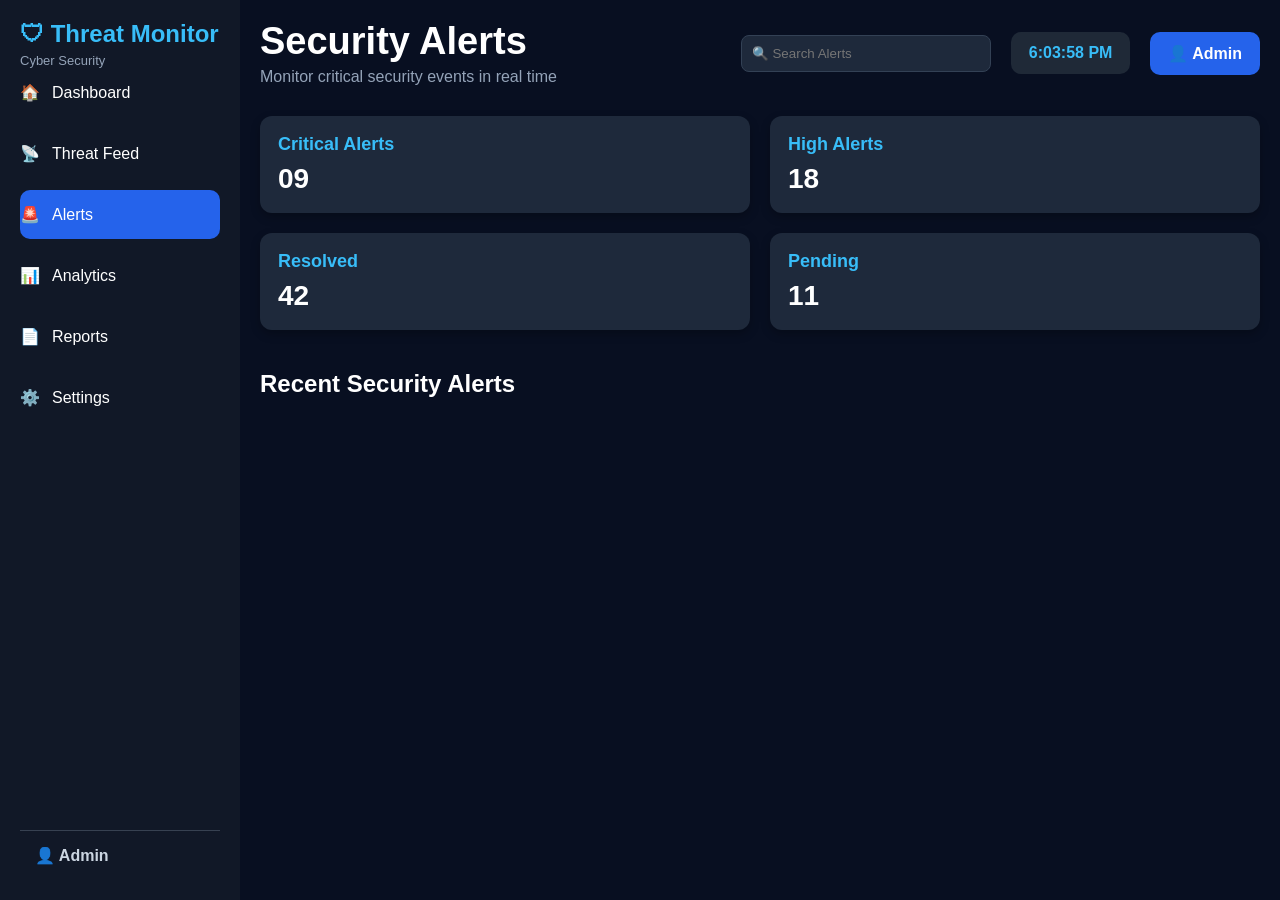
<file: frontend/alerts.html>
<!DOCTYPE html>
<html lang="en">

<head>
    <meta charset="UTF-8">
    <meta name="viewport" content="width=device-width, initial-scale=1.0">
    <title>Alerts</title>

    <link rel="stylesheet" href="style.css">
</head>

<body>

    <!-- Sidebar -->

    <div class="sidebar">

        <div class="logo">
            <h2>🛡 Threat Monitor</h2>
            <p>Cyber Security</p>
        </div>

        <ul class="menu">

            <li onclick="location.href='index.html'">
                <span>🏠</span>
                Dashboard
            </li>

            <li onclick="location.href='threat-feed.html'">
                <span>📡</span>
                Threat Feed
            </li>

            <li class="active">
                <span>🚨</span>
                Alerts
            </li>

            <li onclick="location.href='analytics.html'">
                <span>📊</span>
                Analytics
            </li>

            <li onclick="location.href='reports.html'">
                <span>📄</span>
                Reports
            </li>

            <li onclick="location.href='settings.html'">
                <span>⚙️</span>
                Settings
            </li>

        </ul>

        <div class="admin-panel">
            👤 Admin
        </div>

    </div>

    <!-- Main Content -->

    <div class="main-content">

        <div class="top-navbar">

            <div class="page-title">
                <h1>Security Alerts</h1>
                <p>Monitor critical security events in real time</p>
            </div>

            <div class="top-right">

                <input
                    type="text"
                    class="search-box"
                    placeholder="🔍 Search Alerts">

                <div class="live-time" id="liveTime">
                    Loading...
                </div>

                <div class="profile">
                    👤 Admin
                </div>

            </div>

        </div>

        <!-- Alert Summary Cards -->

        <div class="feed-cards">

            <div class="feed-card">
                <h3>Critical Alerts</h3>
                <p>09</p>
            </div>

            <div class="feed-card">
                <h3>High Alerts</h3>
                <p>18</p>
            </div>

            <div class="feed-card">
                <h3>Resolved</h3>
                <p>42</p>
            </div>

            <div class="feed-card">
                <h3>Pending</h3>
                <p>11</p>
            </div>

        </div>

        <h2 class="section-title">Recent Security Alerts</h2>
<div class="threat-feed" id="alertsContainer">

</div>

    </div>

    <script src="script.js"></script>

</body>

</html>
</file>
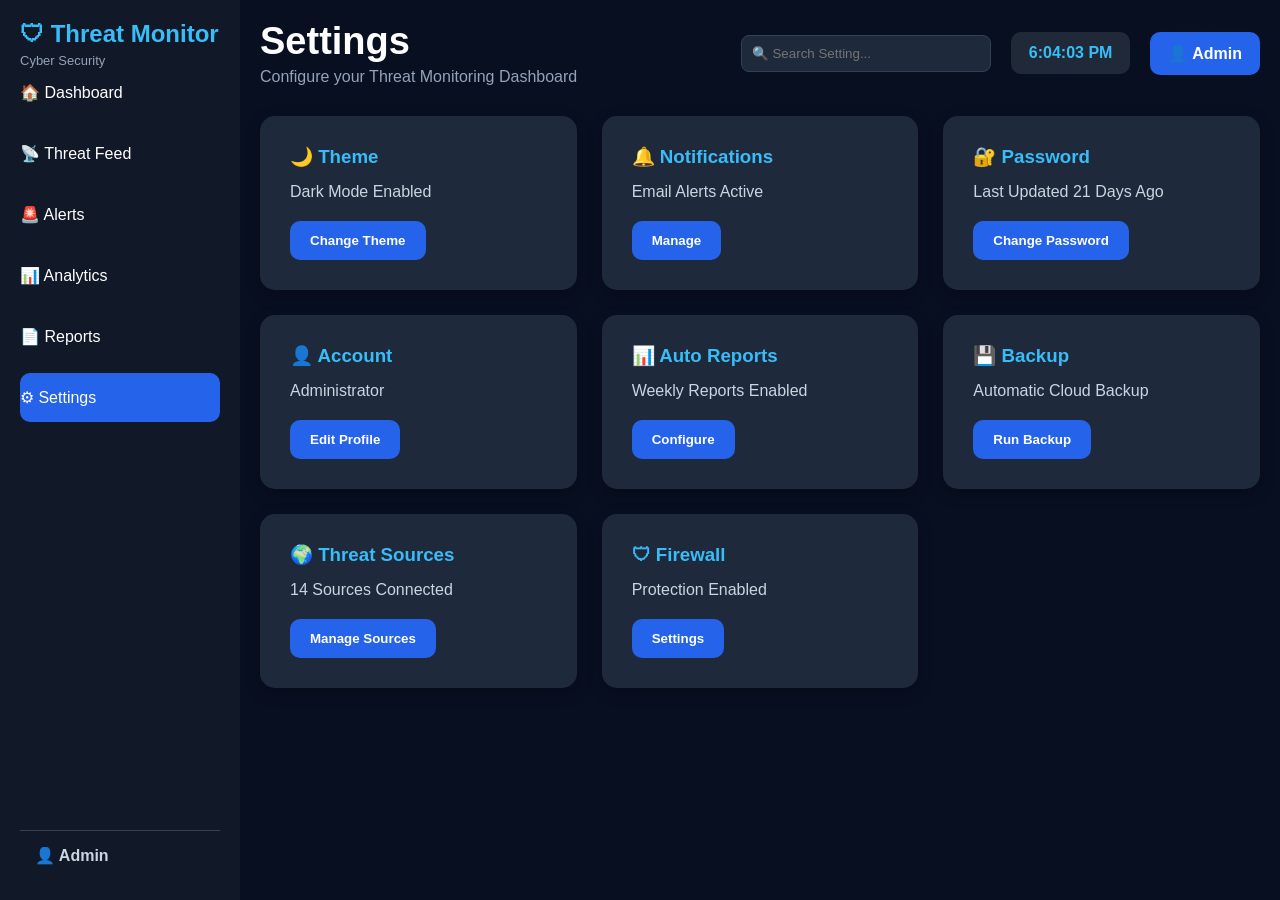
<file: frontend/settings.html>
<!DOCTYPE html>
<html lang="en">

<head>

<meta charset="UTF-8">
<meta name="viewport" content="width=device-width, initial-scale=1.0">

<title>Settings</title>

<link rel="stylesheet" href="style.css">

</head>

<body>

<!-- ================= SIDEBAR ================= -->

<div class="sidebar">

    <div class="logo">
        <h2>🛡 Threat Monitor</h2>
        <p>Cyber Security</p>
    </div>

    <ul class="menu">

        <li onclick="location.href='index.html'">🏠 Dashboard</li>

        <li onclick="location.href='threatfeed.html'">📡 Threat Feed</li>

        <li onclick="location.href='alerts.html'">🚨 Alerts</li>

        <li onclick="location.href='analytics.html'">📊 Analytics</li>

        <li onclick="location.href='reports.html'">📄 Reports</li>

        <li class="active">⚙ Settings</li>

    </ul>

    <div class="admin-panel">
        👤 Admin
    </div>

</div>


<!-- ================= MAIN ================= -->

<div class="main-content">

<div class="top-navbar">

<div class="page-title">

<h1>Settings</h1>

<p>Configure your Threat Monitoring Dashboard</p>

</div>

<div class="top-right">

<input
type="text"
placeholder="🔍 Search Setting..."
class="search-box">

<div class="live-time" id="liveTime"></div>

<div class="profile">

👤 Admin

</div>

</div>

</div>


<!-- ================= SETTINGS ================= -->

<div class="settings-grid">

<div class="setting-card">

<h3>🌙 Theme</h3>

<p id="themeStatus">Dark Mode Enabled</p>

<button id="themeBtn">Change Theme</button>

</div>


<div class="setting-card">

<h3>🔔 Notifications</h3>

<p id="notificationStatus">Email Alerts Active</p>

<button id="notificationBtn">Manage</button>

</div>


<div class="setting-card">

<h3>🔐 Password</h3>

<p id="passwordStatus">Last Updated 21 Days Ago</p>
<button id="passwordBtn">Change Password</button>

</div>


<div class="setting-card">

<h3>👤 Account</h3>

<p id="accountStatus">Administrator</p>

<button id="profileBtn">Edit Profile</button>

</div>


<div class="setting-card">

<h3>📊 Auto Reports</h3>

<p id="reportStatus">Weekly Reports Enabled</p>

<button id="reportBtn">Configure</button>

</div>


<div class="setting-card">

<h3>💾 Backup</h3>

<p id="backupStatus">Automatic Cloud Backup</p>

<button id="backupBtn">Run Backup</button>

</div>


<div class="setting-card">

<h3>🌍 Threat Sources</h3>

<p id="sourceStatus">14 Sources Connected</p>

<button id="sourceBtn">Manage Sources</button>

</div>


<div class="setting-card">

<h3>🛡 Firewall</h3>

<p id="firewallStatus">Protection Enabled</p>

<button id="firewallBtn">Settings</button>

</div>

</div>

</div>

<script src="script.js"></script>

</body>
</html>
</file>
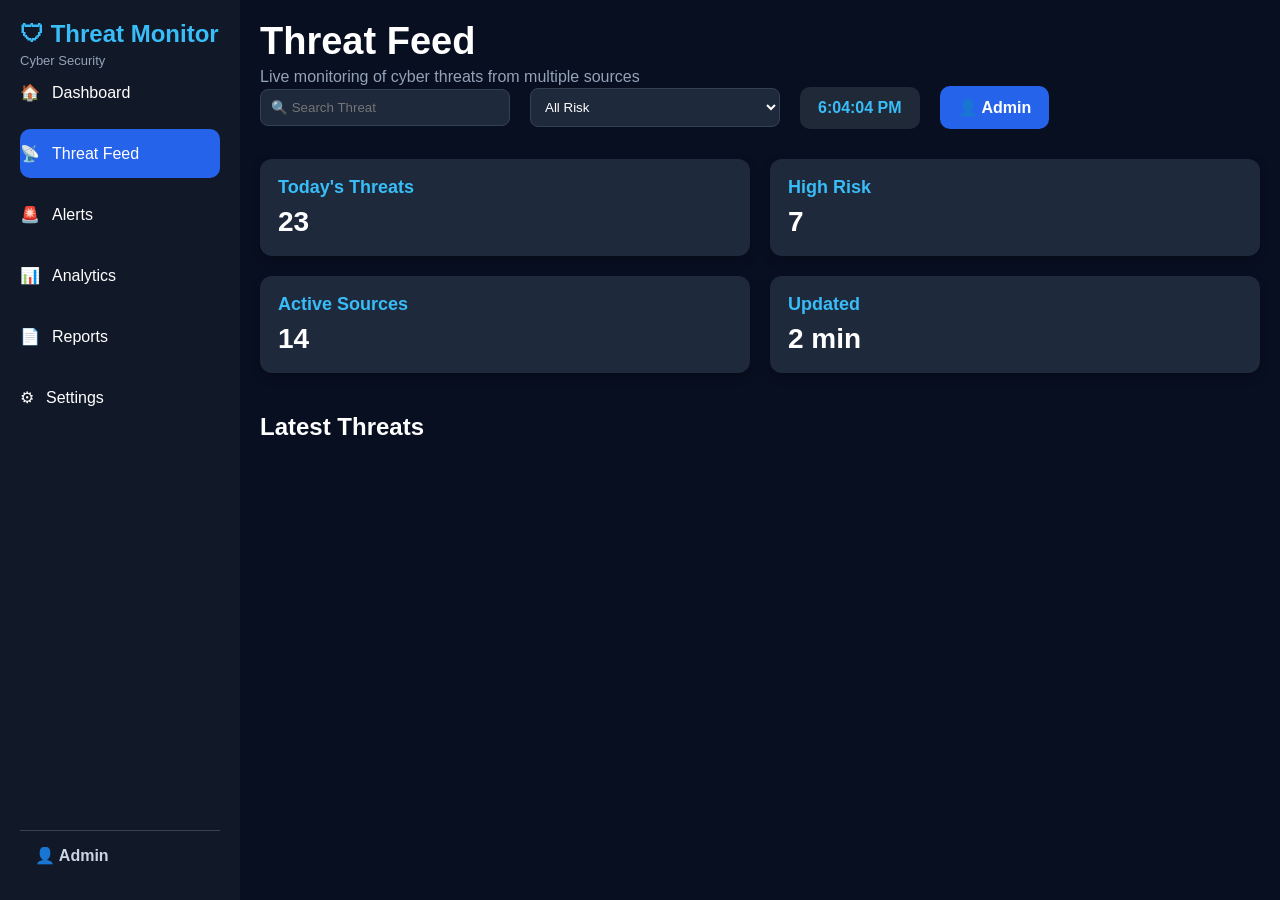
<file: frontend/threat-feed.html>
<!DOCTYPE html>
<html lang="en">

<head>
    <meta charset="UTF-8">
    <meta name="viewport" content="width=device-width, initial-scale=1.0">
    <title>Threat Feed</title>

    <link rel="stylesheet" href="style.css">
</head>

<body>

    <!-- ================= SIDEBAR ================= -->

    <div class="sidebar">

        <div class="logo">
            <h2>🛡 Threat Monitor</h2>
            <p>Cyber Security</p>
        </div>

        <ul class="menu">

            <li onclick="location.href='index.html'">
                <span>🏠</span>
                Dashboard
            </li>

            <li class="active">
                <span>📡</span>
                Threat Feed
            </li>

            <li onclick="location.href='alerts.html'">
                <span>🚨</span>
                Alerts
            </li>

            <li onclick="location.href='analytics.html'">
                <span>📊</span>
                Analytics
            </li>

            <li onclick="location.href='reports.html'">
                <span>📄</span>
                Reports
            </li>

            <li onclick="location.href='settings.html'">
                <span>⚙</span>
                Settings
            </li>

        </ul>

        <div class="admin-panel">
            👤 Admin
        </div>

    </div>

    <!-- ================= MAIN CONTENT ================= -->

    <div class="main-content">

        <!-- Top Navbar -->

        <div class="top-navbar">

            <div class="page-title">
                <h1>Threat Feed</h1>
                <p>Live monitoring of cyber threats from multiple sources</p>
            </div>

            <div class="top-right">

               <input
    type="text"
    id="threatSearch"
    class="search-box"
    placeholder="🔍 Search Threat">


<select id="riskFilter" class="search-box">

    <option value="all">All Risk</option>

    <option value="high">High Risk</option>

    <option value="medium">Medium Risk</option>

    <option value="low">Low Risk</option>

</select>

                <div class="live-time" id="liveTime">
                    Loading...
                </div>

                <div class="profile">
                    👤 Admin
                </div>

            </div>

        </div>

        <!-- Summary Cards -->

        <div class="feed-cards">

            <div class="feed-card">
                <h3>Today's Threats</h3>
                <p>23</p>
            </div>

            <div class="feed-card">
                <h3>High Risk</h3>
                <p>7</p>
            </div>

            <div class="feed-card">
                <h3>Active Sources</h3>
                <p>14</p>
            </div>

            <div class="feed-card">
                <h3>Updated</h3>
                <p>2 min</p>
            </div>

        </div>

        <!-- Threat Feed -->

        <h2 class="section-title">Latest Threats</h2>

        <div class="threat-feed" id="threatFeed">

</div>

    </div>

    <script src="script.js"></script>

</body>

</html>
</file>
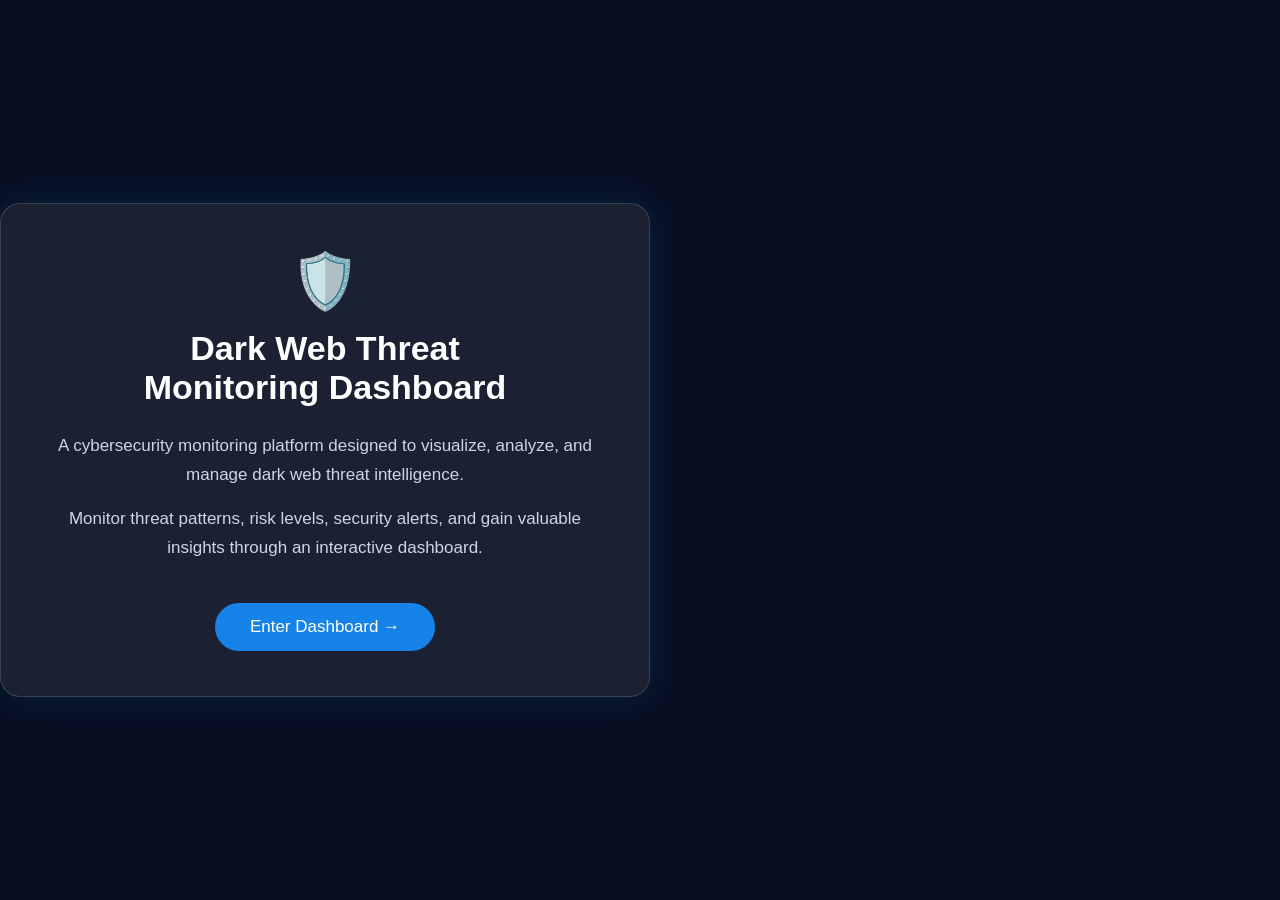
<file: frontend/welcome.html>
<!DOCTYPE html>
<html>
<head>
    <title>Dark Web Threat Monitoring Dashboard</title>
    <link rel="stylesheet" href="style.css">
</head>

<body>

<div class="welcome-page">

    <div class="welcome-box">

        <div class="icon">
            🛡️
        </div>

        <h1>
            Dark Web Threat<br>
            Monitoring Dashboard
        </h1>

        <p>
            A cybersecurity monitoring platform designed to visualize,
            analyze, and manage dark web threat intelligence.
        </p>

        <p>
            Monitor threat patterns, risk levels, security alerts,
            and gain valuable insights through an interactive dashboard.
        </p>

        <button onclick="openDashboard()">
            Enter Dashboard →
        </button>

    </div>

</div>


<script>
function openDashboard(){
    window.location.href = "index.html";
}
</script>

</body>
</html>
</file>
<file: frontend/style.css>
*{
    margin:0;
    padding:0;
    box-sizing:border-box;
    font-family:Arial;
}

body{
    display:flex;
    background:#0f172a;
    color:white;
}

/*SIDEBAR*/
.sidebar{
    width:250px;
    height:100vh;
    background:#111827;
    padding:20px;
}

.sidebar h2{
    margin-bottom:30px;
    color:#38bdf8;
}

.sidebar ul{
    list-style:none;
}

.sidebar ul li{
    padding:15px 0;
    cursor:pointer;
}

.main-content{
    flex:1;
    padding:20px;
}
/* ---------- SIDEBAR REDESIGN ---------- */

.sidebar{
    width:240px;
    background:#111827;
    color:white;
    min-height:100vh;
    display:flex;
    flex-direction:column;
    padding:20px;
}

.logo h2{
    color:#38bdf8;
    margin-bottom:5px;
}

.logo p{
    color:#94a3b8;
    font-size:13px;
    margin: bottom 18px;
}

.menu{
    list-style:none;
    padding:0;
}

.menu li{
    padding:14px 16px;
    margin-bottom:12px;
    border-radius:10px;
    cursor:pointer;
    transition:.3s;
    display:flex;
    align-items:center;
    gap:12px;
    font-weight:500;
}

.menu li:hover{
    background:#1f2937;
    color:#38bdf8;
    transform:translateX(5px);
}

.menu li.active{
    background:#2563eb;
    color:white;
}

.admin-panel{
    margin-top: auto;
    padding:15px;
    border-top:1px solid #374151;
    color:#cbd5e1;
    font-weight:bold;
}



/* ---------- TOP NAVBAR ---------- */

.top-navbar{
    display:flex;
    justify-content:space-between;
    align-items:center;
    margin-bottom:30px;
    flex-wrap:wrap;
}

.page-title h1{
    margin:0;
    font-size:38px;
    color:white;
}

.page-title p{
    margin-top:5px;
    color:#94a3b8;
}

.top-right{
    display:flex;
    align-items:center;
    gap:20px;
}

.search-box{
    background:#1f2937;
    border:none;
    padding:12px 18px;
    border-radius:10px;
    color:white;
    width:230px;
    outline:none;
}

.live-time{
    background:#1f2937;
    padding:12px 18px;
    border-radius:10px;
    color:#38bdf8;
    font-weight:bold;
}

.profile{
    background:#2563eb;
    padding:12px 18px;
    border-radius:10px;
    color:white;
    font-weight:bold;
}
/*CARDS*/
.cards{
    display:grid;
    grid-template-columns:repeat(2,1fr);
    gap:15px;
  
}

.card{
    background:#1e293b;
    padding:25px;
    border-radius:10px;
}

.card h3{
    margin-bottom:10px;
    color:#38bdf8;
}

.card p{
    font-size:28px;
}
.section-title{
    margin-top:40px;
    margin-bottom:20px;
}

/*THREAT FEED*/
.threat-feed{
    display:flex;
    flex-direction:column;
    gap:15px;
}

.threat-item{
    padding:20px;
    border-radius:10px;
    background:#1e293b;
}

.high{
    border-left:5px solid red;
}

.medium{
    border-left:5px solid orange;
}

.low{
    border-left:5px solid green;
}
/* CHARTS*/
.chart-box{
    background:#1e293b;
    padding:20px;
    margin-top:20px;
    border-radius:10px;
    height:350px;
    canvas{
        max-height:300px;
    }
}
.threat-table{
    width:100%;
    border-collapse:collapse;
    margin-top:20px;
    background:#1e293b;
    border-radius:10px;
    overflow:hidden;
}

.threat-table th,
.threat-table td{
    padding:15px;
    text-align:left;
    border-bottom:1px solid #334155;
}

.threat-table th{
    background:#0f172a;
    color:#38bdf8;
}

.high-text{
    color:red;
}

.medium-text{
    color:orange;
}

.low-text{
    color:lightgreen;
}
.dashboard-layout{
    display:flex;
    gap:30px;
    margin-top:20px;
}

.left-panel{
    width:40%;
}

.right-panel{
    width:60%;
}
.alert-box{
    position:fixed;
    top:20px;
    right:20px;
    background:red;
    color:white;
    padding:15px 25px;
    border-radius:10px;
    font-weight:bold;
    display:none;
    box-shadow:0 0 10px rgba(0,0,0,0.5);
}
/*======================================================
                 THREAT FEED PAGE
======================================================*/

.feed-page{
    padding:25px;
}

/* Top Section */

.feed-title{
    margin-bottom:25px;
}

.feed-title h1{
    font-size:38px;
    color:#fff;
    margin-bottom:8px;
}

.feed-title p{
    color:#94a3b8;
    font-size:15px;
}

/* Cards */

.feed-cards{
    display:grid;
    grid-template-columns:repeat(2,1fr);
    gap:20px;
    margin:30px 0;
}

.feed-card{
    background:#1e293b;
    border-radius:12px;
    padding:18px;
    transition:.3s;
    box-shadow:0 4px 10px rgba(0,0,0,.25);
}

.feed-card:hover{
    transform:translateY(-6px);
    box-shadow:0 10px 25px rgba(56,189,248,.25);
}

.feed-card h3{
    color:#38bdf8;
    margin-bottom:8px;
    font-size:18px;
}

.feed-card p{
    font-size:28px;
    font-weight:bold;
    color:white;
}

/* Threat Feed */

.feed-section{
    margin-top:40px;
}

.feed-section h2{
    margin-bottom:20px;
    font-size:30px;
}

.threat-feed{
    display:flex;
    flex-direction:column;
    gap:18px;
}

.threat-item{
    background:#1e293b;
    padding:15px 20px;
    border-radius:10px;
    transition:.3s;
    cursor:pointer;
    box-shadow:0 4px 10px rgba(0,0,0,.2);
}

.threat-item:hover{
    transform:translateX(8px);
    background:#263548;
}

.threat-item h3{
    font-size:20px;
    margin-bottom:6px;
    color:white;
}

.threat-item p{
    color:#cbd5e1;
    font-size:14px;
}

.high{
    border-left:6px solid #ef4444;
}

.medium{
    border-left:6px solid #f59e0b;
}

.low{
    border-left:6px solid #22c55e;
}

/* Search */

.search-box{
    width:250px;
}

/* Responsive */

@media(max-width:1000px){

.feed-cards{
grid-template-columns:1fr;
}

}

@media(max-width:768px){

.feed-title h1{
font-size:30px;
}

.search-box{
width:100%;
}

}
/*======================================================
                    REPORT PAGE
======================================================*/

.report-buttons{

display:flex;

gap:20px;

margin-top:30px;

flex-wrap:wrap;

}

.report-btn{

background:#2563eb;

color:white;

border:none;

padding:14px 28px;

border-radius:10px;

cursor:pointer;

font-size:16px;

font-weight:bold;

transition:.3s;

}

.report-btn:hover{

background:#1d4ed8;

transform:translateY(-4px);

}

.download-btn{

background:#22c55e;

color:white;

border:none;

padding:8px 18px;

border-radius:8px;

cursor:pointer;

font-weight:bold;

transition:.3s;

}

.download-btn:hover{

background:#16a34a;

transform:scale(1.05);

}
/* ==========================================
            SETTINGS PAGE
========================================== */

.settings-grid{

display:grid;

grid-template-columns:repeat(auto-fit,minmax(280px,1fr));

gap:25px;

margin-top:30px;

}

.setting-card{

background:#1e293b;

padding:30px;

border-radius:15px;

transition:.3s;

box-shadow:0 5px 15px rgba(0,0,0,.25);

}

.setting-card:hover{

transform:translateY(-8px);

box-shadow:0 10px 25px rgba(56,189,248,.35);

}

.setting-card h3{

color:#38bdf8;

margin-bottom:15px;

}

.setting-card p{

color:#cbd5e1;

margin-bottom:20px;

}

.setting-card button{

padding:12px 20px;

border:none;

border-radius:10px;

background:#2563eb;

color:white;

cursor:pointer;

font-weight:bold;

transition:.3s;

}

.setting-card button:hover{

background:#38bdf8;

transform:scale(1.05);

}
/* ==========================
      LIGHT THEME
========================== */

.light-mode{

background:#f4f7fb;

color:#111827;

}

.light-mode .sidebar{

background:#e5e7eb;

color:#111827;

}

.light-mode .card,
.light-mode .feed-card,
.light-mode .setting-card,
.light-mode .chart-box,
.light-mode .threat-item,
.light-mode .threat-table{

background:white;

color:#111827;

}

.light-mode .threat-table th{

background:#dbeafe;

color:#111827;

}
.search-box,
#riskFilter{

    padding:10px;

    border-radius:8px;

    background:#1e293b;

    color:white;

    border:1px solid #334155;

}

body {
    margin:0;
    padding:0;
    font-family: Arial, sans-serif;
    background: #080f21;
    color:white;
}


.welcome-page {

    height:100vh;
    display:flex;
    justify-content:center;
    align-items:center;

}


.welcome-box {

    width:650px;
    padding:45px;
    text-align:center;

    background:rgba(255,255,255,0.08);

    border:1px solid rgba(255,255,255,0.15);

    border-radius:20px;

    box-shadow:
    0 0 40px rgba(0,150,255,0.15);

    backdrop-filter:blur(10px);

}


.icon {

    font-size:55px;
    margin-bottom:15px;

}


.welcome-box h1 {

    font-size:34px;
    margin-bottom:25px;

}


.welcome-box p {

    font-size:17px;
    line-height:1.7;
    color:#cdd6e5;
    margin-bottom:15px;

}


.welcome-box button {

    margin-top:25px;

    padding:14px 35px;

    border:none;

    border-radius:30px;

    background:#1683e8;

    color:white;

    font-size:17px;

    cursor:pointer;

    transition:0.3s;

}


.welcome-box button:hover {

    background:#0d5fb8;

    transform:scale(1.05);

}
</file>
